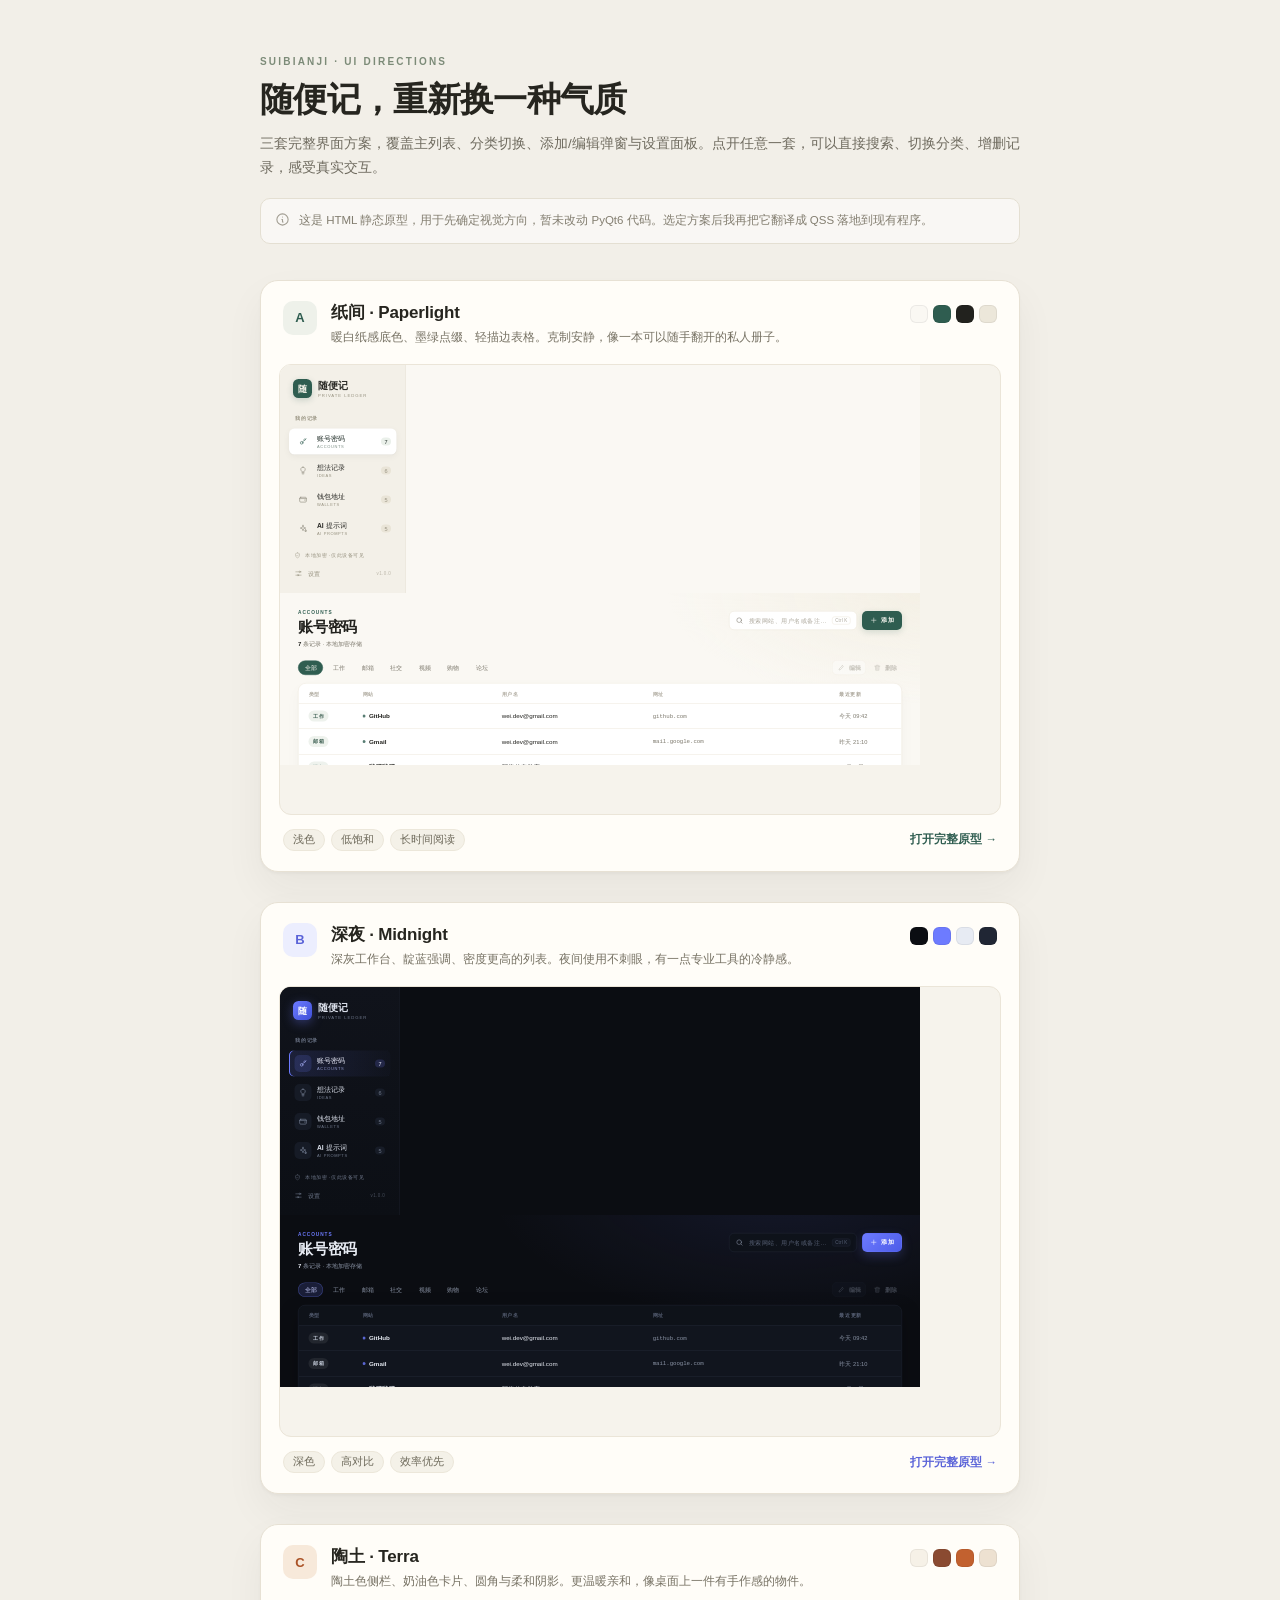
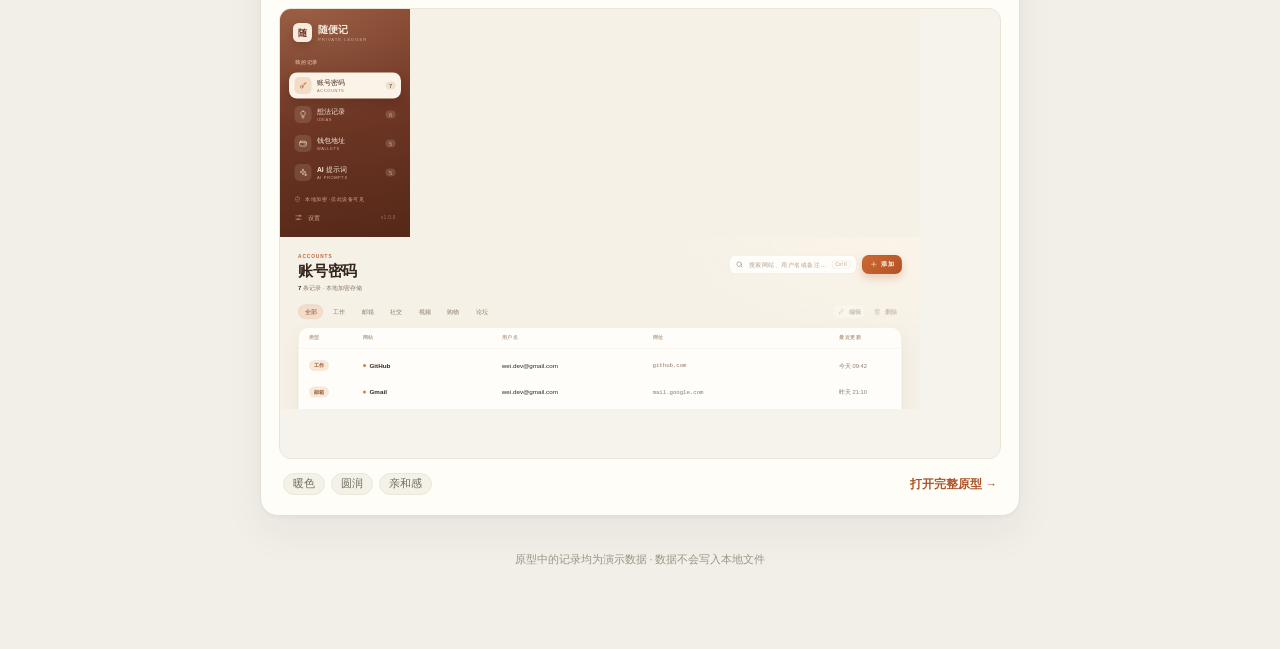
<file: mockups/index.html>
<!DOCTYPE html>
<html lang="zh-CN">
<head>
<meta charset="UTF-8">
<meta name="viewport" content="width=device-width, initial-scale=1">
<title>随便记 · UI 重设计方案预览</title>
<style>
  * { box-sizing: border-box; }
  body {
    margin: 0; padding: 56px 24px 80px;
    background: #f2efe8;
    color: #26251f;
    font-family: "Segoe UI", "Microsoft YaHei UI", "PingFang SC", sans-serif;
    -webkit-font-smoothing: antialiased;
  }
  .wrap { max-width: 760px; margin: 0 auto; }
  .kicker { font-size: 10px; letter-spacing: .22em; font-weight: 700; color: #7c8b78; margin-bottom: 12px; }
  h1 { font-size: 34px; line-height: 1.2; margin: 0 0 12px; font-weight: 720; letter-spacing: -.02em; }
  .lead { font-size: 13.5px; line-height: 1.8; color: #6f6b5f; margin: 0 0 12px; }
  .note {
    display: flex; gap: 9px; align-items: flex-start;
    font-size: 11.5px; line-height: 1.7; color: #837e70;
    padding: 12px 14px; border: 1px solid #e4dfd2; border-radius: 10px;
    background: rgba(255, 255, 255, .55); margin-top: 18px;
  }
  .note svg { width: 15px; height: 15px; flex: 0 0 auto; margin-top: 1px; opacity: .75; }
  .list { display: flex; flex-direction: column; gap: 30px; margin-top: 36px; }
  .card {
    background: #fffdf8; border: 1px solid #e7e1d4; border-radius: 18px;
    padding: 18px; box-shadow: 0 2px 3px rgba(40, 38, 30, .03), 0 18px 40px rgba(40, 38, 30, .05);
  }
  .card-head { display: flex; align-items: flex-start; gap: 14px; padding: 2px 4px 16px; }
  .index {
    width: 34px; height: 34px; border-radius: 10px; flex: 0 0 auto;
    display: grid; place-items: center; font-size: 13px; font-weight: 700;
    background: #eef1ea; color: #2f5d50;
  }
  .card:nth-child(2) .index { background: #eceefe; color: #5a63d8; }
  .card:nth-child(3) .index { background: #f7e9da; color: #aa5226; }
  .card-title { font-size: 17px; font-weight: 700; margin: 0 0 4px; letter-spacing: -.01em; }
  .card-desc { font-size: 12px; color: #777264; line-height: 1.65; margin: 0; }
  .swatches { display: flex; gap: 5px; margin-left: auto; padding-top: 4px; flex: 0 0 auto; }
  .swatch { width: 18px; height: 18px; border-radius: 6px; border: 1px solid rgba(0, 0, 0, .06); }
  .preview {
    position: relative; width: 100%; aspect-ratio: 16 / 10; overflow: hidden;
    border-radius: 12px; border: 1px solid #ebe5d8; background: #f6f3ec;
  }
  .preview iframe {
    width: 1280px; height: 800px; border: 0; display: block;
    transform: scale(.5); transform-origin: top left; pointer-events: none;
  }
  .preview a { position: absolute; inset: 0; display: block; }
  .preview a::after {
    content: "打开完整原型 →"; position: absolute; right: 12px; bottom: 12px;
    font-size: 10.5px; font-weight: 600; color: #fff; background: rgba(30, 29, 24, .72);
    padding: 6px 10px; border-radius: 999px; opacity: 0; transition: opacity .18s;
  }
  .preview a:hover::after { opacity: 1; }
  .card-foot { display: flex; align-items: center; gap: 10px; padding: 14px 4px 2px; }
  .tags { display: flex; gap: 6px; flex-wrap: wrap; }
  .tag {
    font-size: 10.5px; padding: 3px 9px; border-radius: 999px;
    background: #f4f1e8; color: #6f6b5c; border: 1px solid #ece7da;
  }
  .open { margin-left: auto; font-size: 11.5px; color: #2f5d50; font-weight: 600; text-decoration: none; white-space: nowrap; }
  .card:nth-child(2) .open { color: #5a63d8; }
  .card:nth-child(3) .open { color: #aa5226; }
  .open:hover { text-decoration: underline; }
  .foot { margin-top: 34px; font-size: 10.5px; color: #9a9484; text-align: center; line-height: 1.8; }
</style>
</head>
<body>
  <div class="wrap">
    <div class="kicker">SUIBIANJI · UI DIRECTIONS</div>
    <h1>随便记，重新换一种气质</h1>
    <p class="lead">三套完整界面方案，覆盖主列表、分类切换、添加/编辑弹窗与设置面板。点开任意一套，可以直接搜索、切换分类、增删记录，感受真实交互。</p>
    <div class="note">
      <svg viewBox="0 0 24 24" fill="none" stroke="currentColor" stroke-width="1.7" stroke-linecap="round" stroke-linejoin="round"><circle cx="12" cy="12" r="9"/><path d="M12 8h.01"/><path d="M11 12h1v4h1"/></svg>
      <span>这是 HTML 静态原型，用于先确定视觉方向，暂未改动 PyQt6 代码。选定方案后我再把它翻译成 QSS 落地到现有程序。</span>
    </div>

    <div class="list">
      <section class="card">
        <div class="card-head">
          <div class="index">A</div>
          <div>
            <h3 class="card-title">纸间 · Paperlight</h3>
            <p class="card-desc">暖白纸感底色、墨绿点缀、轻描边表格。克制安静，像一本可以随手翻开的私人册子。</p>
          </div>
          <div class="swatches">
            <span class="swatch" style="background:#faf8f3"></span>
            <span class="swatch" style="background:#2f5d50"></span>
            <span class="swatch" style="background:#22221e"></span>
            <span class="swatch" style="background:#ece7da"></span>
          </div>
        </div>
        <div class="preview">
          <iframe src="theme-a.html" title="方案 A 纸间"></iframe>
          <a href="theme-a.html" aria-label="打开方案 A"></a>
        </div>
        <div class="card-foot">
          <div class="tags"><span class="tag">浅色</span><span class="tag">低饱和</span><span class="tag">长时间阅读</span></div>
          <a class="open" href="theme-a.html">打开完整原型 →</a>
        </div>
      </section>

      <section class="card">
        <div class="card-head">
          <div class="index">B</div>
          <div>
            <h3 class="card-title">深夜 · Midnight</h3>
            <p class="card-desc">深灰工作台、靛蓝强调、密度更高的列表。夜间使用不刺眼，有一点专业工具的冷静感。</p>
          </div>
          <div class="swatches">
            <span class="swatch" style="background:#0b0d12"></span>
            <span class="swatch" style="background:#6d7bff"></span>
            <span class="swatch" style="background:#e7ebf3"></span>
            <span class="swatch" style="background:#202634"></span>
          </div>
        </div>
        <div class="preview">
          <iframe src="theme-b.html" title="方案 B 深夜"></iframe>
          <a href="theme-b.html" aria-label="打开方案 B"></a>
        </div>
        <div class="card-foot">
          <div class="tags"><span class="tag">深色</span><span class="tag">高对比</span><span class="tag">效率优先</span></div>
          <a class="open" href="theme-b.html">打开完整原型 →</a>
        </div>
      </section>

      <section class="card">
        <div class="card-head">
          <div class="index">C</div>
          <div>
            <h3 class="card-title">陶土 · Terra</h3>
            <p class="card-desc">陶土色侧栏、奶油色卡片、圆角与柔和阴影。更温暖亲和，像桌面上一件有手作感的物件。</p>
          </div>
          <div class="swatches">
            <span class="swatch" style="background:#f6f1e7"></span>
            <span class="swatch" style="background:#8a4a31"></span>
            <span class="swatch" style="background:#c2612f"></span>
            <span class="swatch" style="background:#ede1d1"></span>
          </div>
        </div>
        <div class="preview">
          <iframe src="theme-c.html" title="方案 C 陶土"></iframe>
          <a href="theme-c.html" aria-label="打开方案 C"></a>
        </div>
        <div class="card-foot">
          <div class="tags"><span class="tag">暖色</span><span class="tag">圆润</span><span class="tag">亲和感</span></div>
          <a class="open" href="theme-c.html">打开完整原型 →</a>
        </div>
      </section>
    </div>

    <div class="foot">原型中的记录均为演示数据 · 数据不会写入本地文件</div>
  </div>
</body>
</html>
</file>
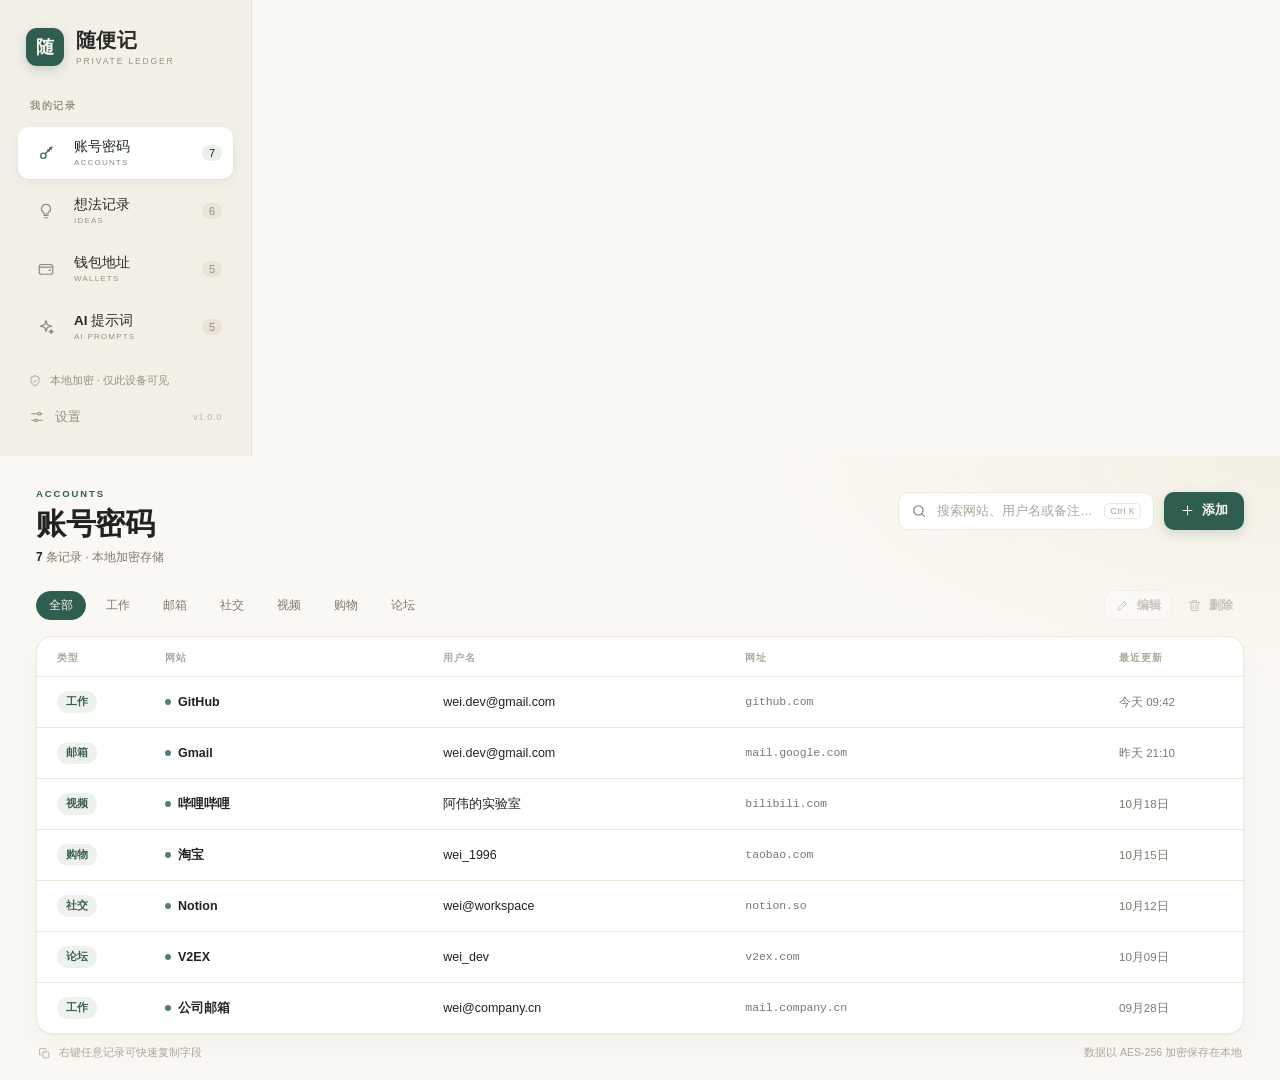
<file: mockups/theme-a.html>
<!DOCTYPE html>
<html lang="zh-CN">
<head>
<meta charset="UTF-8">
<meta name="viewport" content="width=device-width, initial-scale=1">
<title>随便记 · 方案 A「纸间」</title>
<link rel="stylesheet" href="mock.css">
</head>
<body data-theme="a">
  <div id="app"></div>
  <div id="toast" class="toast"></div>
  <div id="modal-root"></div>
  <script src="mock.js"></script>
</body>
</html>
</file>
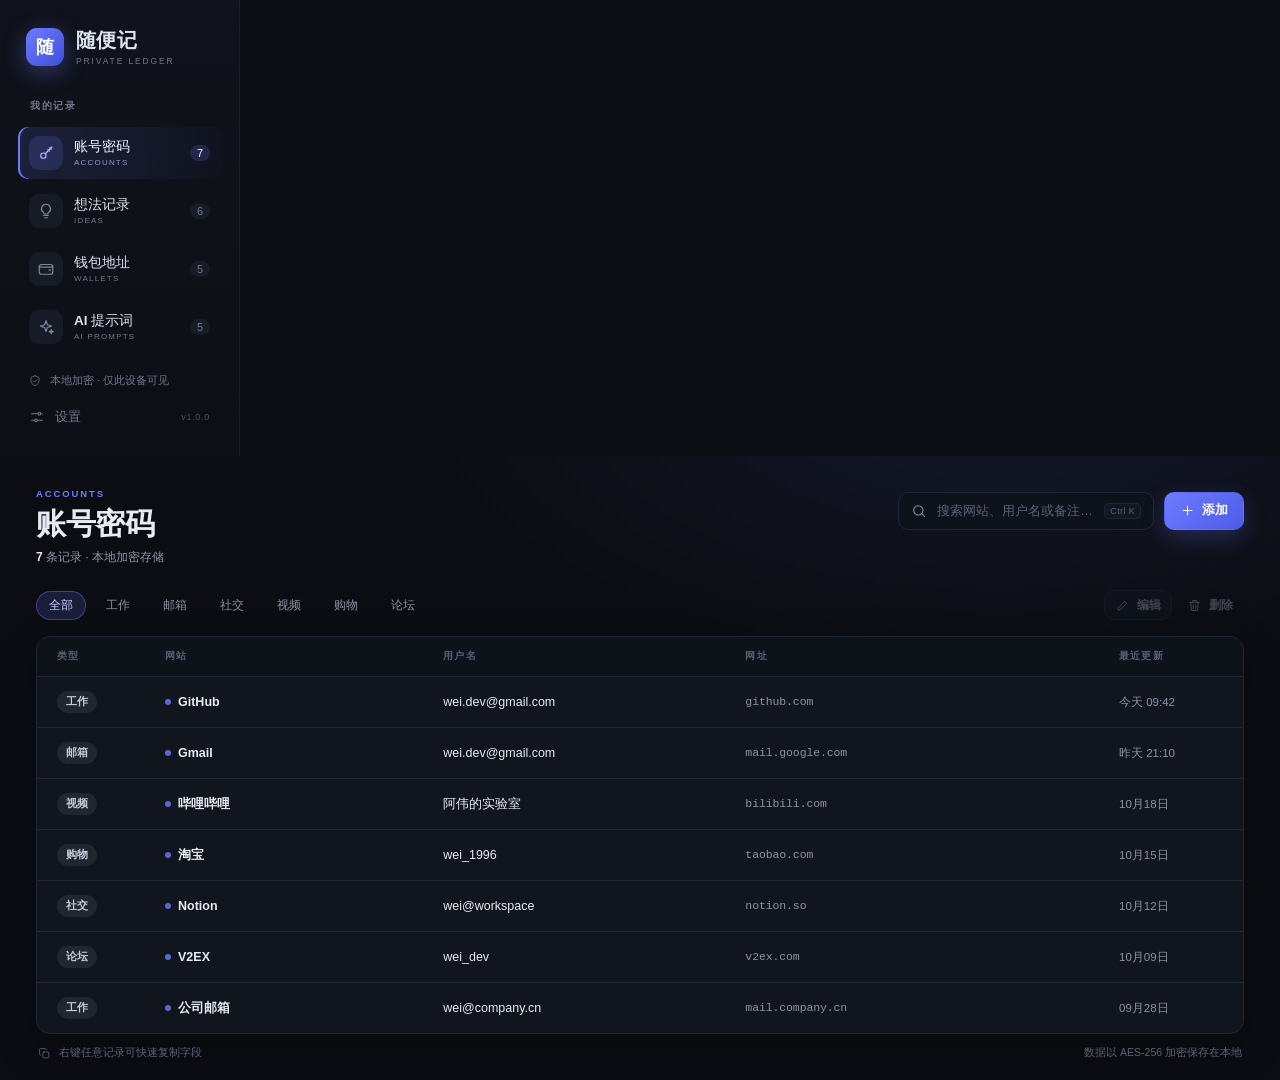
<file: mockups/theme-b.html>
<!DOCTYPE html>
<html lang="zh-CN">
<head>
<meta charset="UTF-8">
<meta name="viewport" content="width=device-width, initial-scale=1">
<title>随便记 · 方案 B「深夜」</title>
<link rel="stylesheet" href="mock.css">
</head>
<body data-theme="b">
  <div id="app"></div>
  <div id="toast" class="toast"></div>
  <div id="modal-root"></div>
  <script src="mock.js"></script>
</body>
</html>
</file>
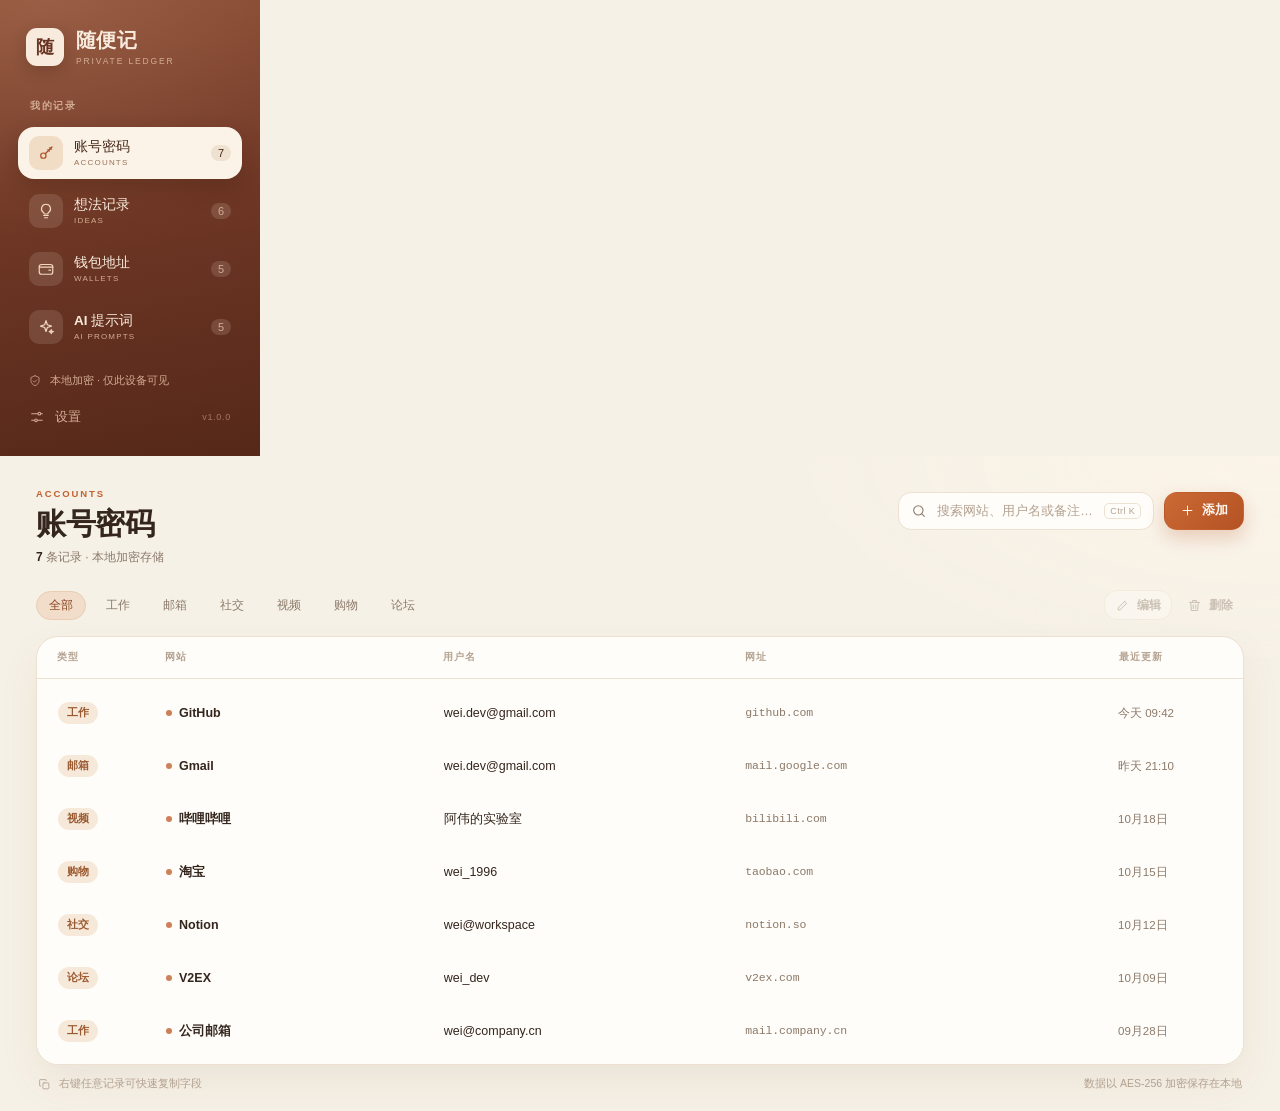
<file: mockups/theme-c.html>
<!DOCTYPE html>
<html lang="zh-CN">
<head>
<meta charset="UTF-8">
<meta name="viewport" content="width=device-width, initial-scale=1">
<title>随便记 · 方案 C「陶土」</title>
<link rel="stylesheet" href="mock.css">
</head>
<body data-theme="c">
  <div id="app"></div>
  <div id="toast" class="toast"></div>
  <div id="modal-root"></div>
  <script src="mock.js"></script>
</body>
</html>
</file>
<file: mockups/mock.css>
/* 随便记 UI 原型 · 共享样式与三套主题 */

* { box-sizing: border-box; }
html, body { height: 100%; }
body {
  margin: 0;
  font-family: var(--font);
  background: var(--bg);
  color: var(--text);
  -webkit-font-smoothing: antialiased;
  overflow: hidden;
}
button { font-family: inherit; cursor: pointer; border: none; background: none; color: inherit; }
input, textarea, select { font-family: inherit; font-size: inherit; color: inherit; outline: none; }
svg { display: block; }

/* ---------- 主题变量 ---------- */
body[data-theme="a"] {
  --font: "Segoe UI", "Microsoft YaHei UI", "PingFang SC", sans-serif;
  --mono: "Cascadia Code", "Consolas", monospace;
  --sidebar-w: 252px;
  --bg: #faf8f3;
  --sidebar-bg: #f3f0e8;
  --sidebar-line: #e7e2d6;
  --sidebar-text: #2a2a26;
  --sidebar-muted: #96917f;
  --brand-mark-bg: #2f5d50;
  --brand-mark-fg: #f8f5ec;
  --brand-mark-shadow: 0 4px 12px rgba(47, 93, 80, .22);
  --nav-hover: #ede9de;
  --nav-active-bg: #ffffff;
  --nav-active-text: #1e2b25;
  --nav-active-muted: #7c8d84;
  --nav-active-shadow: 0 1px 2px rgba(35, 40, 30, .06), 0 4px 14px rgba(35, 40, 30, .05);
  --nav-radius: 11px;
  --nav-icon-bg: transparent;
  --nav-icon-fg: #8e8a7d;
  --nav-icon-active-bg: transparent;
  --nav-icon-active-fg: #2f5d50;
  --count-bg: #e9e4d7;
  --count-active-bg: #eaf0ea;
  --panel: #ffffff;
  --panel-2: #f7f4ec;
  --text: #22221e;
  --muted: #7c786c;
  --faint: #aba69a;
  --line: #ece7da;
  --accent: #2f5d50;
  --accent-hover: #254a40;
  --accent-text: #fbf9f3;
  --accent-soft: #e7efe9;
  --danger: #b05a45;
  --danger-soft: #f7e9e5;
  --tag-bg: #f1eee5;
  --tag-fg: #6e6a5e;
  --badge-bg: #eef2ed;
  --badge-fg: #3d5f52;
  --table-head-bg: transparent;
  --row-hover: #fbf9f4;
  --row-selected: #f3f6f1;
  --input-bg: #ffffff;
  --input-radius: 10px;
  --card-radius: 16px;
  --shadow-card: 0 1px 2px rgba(40, 38, 30, .04), 0 12px 30px rgba(40, 38, 30, .03);
  --ghost-bg: #ffffff;
  --ghost-hover: #f5f2e9;
  --ghost-border-hover: #d9d3c4;
  --chip-hover: #efece1;
  --chip-active-bg: #2f5d50;
  --chip-active-fg: #fbf9f3;
  --chip-active-border: #2f5d50;
  --btn-primary-shadow: 0 4px 12px rgba(47, 93, 80, .18);
  --switch-bg: #dcd6c7;
  --overlay: rgba(30, 28, 22, .28);
  --modal-radius: 18px;
  --modal-shadow: 0 24px 70px rgba(30, 28, 22, .18);
  --modal-foot-bg: #fbf9f4;
  --focus-ring: 0 0 0 3px rgba(47, 93, 80, .10);
  --toast-bg: #22221e;
  --toast-fg: #f8f5ec;
  --toast-shadow: 0 10px 30px rgba(0, 0, 0, .2);
  --table-body-pad: 0;
}

body[data-theme="b"] {
  --font: "Segoe UI", "Microsoft YaHei UI", "PingFang SC", sans-serif;
  --mono: "Cascadia Code", "Consolas", monospace;
  --sidebar-w: 240px;
  --bg: #0b0d12;
  --sidebar-bg: #0e1118;
  --sidebar-line: #1a1f2a;
  --sidebar-text: #dde2ed;
  --sidebar-muted: #6f788b;
  --brand-mark-bg: linear-gradient(135deg, #6d7bff, #3e4fd8);
  --brand-mark-fg: #ffffff;
  --brand-mark-shadow: 0 6px 22px rgba(109, 123, 255, .35);
  --nav-hover: #151a24;
  --nav-active-bg: linear-gradient(90deg, rgba(109, 123, 255, .14), rgba(109, 123, 255, .02));
  --nav-active-text: #eef0ff;
  --nav-active-muted: #8e97c9;
  --nav-active-shadow: inset 2px 0 0 #6d7bff;
  --nav-radius: 10px;
  --nav-icon-bg: #161b26;
  --nav-icon-fg: #7d879c;
  --nav-icon-active-bg: rgba(109, 123, 255, .16);
  --nav-icon-active-fg: #aeb6ff;
  --count-bg: #171c27;
  --count-active-bg: rgba(109, 123, 255, .18);
  --panel: #11151e;
  --panel-2: #161b26;
  --text: #e7ebf3;
  --muted: #8b94a6;
  --faint: #596277;
  --line: #202634;
  --accent: #6d7bff;
  --accent-hover: #7d89ff;
  --accent-text: #ffffff;
  --accent-soft: rgba(109, 123, 255, .13);
  --danger: #ff7086;
  --danger-soft: rgba(255, 112, 134, .10);
  --tag-bg: rgba(109, 123, 255, .12);
  --tag-fg: #afb7ff;
  --badge-bg: rgba(255, 255, 255, .07);
  --badge-fg: #c4cbd9;
  --table-head-bg: #0e1219;
  --row-hover: #151a24;
  --row-selected: rgba(109, 123, 255, .08);
  --input-bg: #0e121a;
  --input-radius: 10px;
  --card-radius: 14px;
  --shadow-card: 0 16px 40px rgba(0, 0, 0, .28);
  --ghost-bg: #121722;
  --ghost-hover: #181e2a;
  --ghost-border-hover: #303849;
  --chip-hover: #161b25;
  --chip-active-bg: rgba(109, 123, 255, .16);
  --chip-active-fg: #c9cfff;
  --chip-active-border: rgba(109, 123, 255, .4);
  --btn-primary-shadow: 0 8px 22px rgba(109, 123, 255, .24);
  --switch-bg: #2a3040;
  --overlay: rgba(3, 5, 9, .6);
  --modal-radius: 16px;
  --modal-shadow: 0 30px 80px rgba(0, 0, 0, .5);
  --modal-foot-bg: #0d1119;
  --focus-ring: 0 0 0 3px rgba(109, 123, 255, .15);
  --toast-bg: #1a2030;
  --toast-fg: #e7ebf3;
  --toast-shadow: 0 12px 30px rgba(0, 0, 0, .4);
  --table-body-pad: 0;
}

body[data-theme="c"] {
  --font: "Segoe UI", "Microsoft YaHei UI", "PingFang SC", sans-serif;
  --mono: "Cascadia Code", "Consolas", monospace;
  --sidebar-w: 260px;
  --bg: #f6f1e7;
  --sidebar-bg: linear-gradient(170deg, #8a4a31 0%, #6a3423 55%, #552818 100%);
  --sidebar-line: transparent;
  --sidebar-text: #f8ebdd;
  --sidebar-muted: #d3ac94;
  --brand-mark-bg: #f8ebdd;
  --brand-mark-fg: #6a3423;
  --brand-mark-shadow: 0 6px 16px rgba(40, 15, 5, .20);
  --nav-hover: rgba(255, 240, 225, .08);
  --nav-active-bg: #fbf3e7;
  --nav-active-text: #4a2c1c;
  --nav-active-muted: #9a7057;
  --nav-active-shadow: 0 10px 22px rgba(45, 16, 5, .22);
  --nav-radius: 16px;
  --nav-icon-bg: rgba(255, 244, 230, .12);
  --nav-icon-fg: #f3d7be;
  --nav-icon-active-bg: #f1dcc6;
  --nav-icon-active-fg: #a94e22;
  --count-bg: rgba(255, 244, 230, .14);
  --count-active-bg: #efe1cf;
  --panel: #fffdf9;
  --panel-2: #fbf6ee;
  --text: #34251d;
  --muted: #8b7969;
  --faint: #b3a190;
  --line: #ede1d1;
  --accent: #c2612f;
  --accent-hover: #aa5226;
  --accent-text: #fff9f2;
  --accent-soft: #f8e7d8;
  --danger: #b44b39;
  --danger-soft: #f8e5df;
  --tag-bg: #f5eadd;
  --tag-fg: #8a6448;
  --badge-bg: #f6e9da;
  --badge-fg: #9a5a31;
  --table-head-bg: transparent;
  --row-hover: #fbf5ec;
  --row-selected: #fdf1e5;
  --input-bg: #fffdf9;
  --input-radius: 13px;
  --card-radius: 22px;
  --shadow-card: 0 18px 40px rgba(96, 53, 30, .07);
  --ghost-bg: #fffdf9;
  --ghost-hover: #f7efe3;
  --ghost-border-hover: #dcc9b4;
  --chip-hover: #efe5d6;
  --chip-active-bg: #f1ddc9;
  --chip-active-fg: #8c4620;
  --chip-active-border: #e8cdb2;
  --btn-primary-shadow: 0 8px 18px rgba(180, 82, 36, .24);
  --switch-bg: #e2d3c1;
  --overlay: rgba(56, 30, 17, .32);
  --modal-radius: 24px;
  --modal-shadow: 0 30px 80px rgba(70, 35, 18, .22);
  --modal-foot-bg: #fbf5ec;
  --focus-ring: 0 0 0 3px rgba(194, 97, 47, .14);
  --toast-bg: #4a2c1c;
  --toast-fg: #fbf0e3;
  --toast-shadow: 0 12px 30px rgba(70, 35, 18, .28);
  --table-body-pad: 8px 10px 6px;
}

/* ---------- 布局骨架 ---------- */
.app { display: flex; height: 100%; min-height: 640px; background: var(--bg); }

.sidebar {
  width: var(--sidebar-w);
  flex: 0 0 var(--sidebar-w);
  display: flex;
  flex-direction: column;
  background: var(--sidebar-bg);
  border-right: 1px solid var(--sidebar-line);
  padding: 26px 18px 20px;
  position: relative;
  overflow: hidden;
}
.sidebar > * { position: relative; z-index: 1; }

.brand { display: flex; align-items: center; gap: 12px; padding: 2px 8px 0; }
.brand-mark {
  width: 38px; height: 38px; border-radius: 11px;
  background: var(--brand-mark-bg); color: var(--brand-mark-fg);
  display: grid; place-items: center; font-size: 18px; font-weight: 700;
  box-shadow: var(--brand-mark-shadow); flex: 0 0 auto;
}
.brand-name { font-size: 20px; font-weight: 700; letter-spacing: .02em; line-height: 1.15; color: var(--sidebar-text); }
.brand-sub { font-size: 8.5px; letter-spacing: .22em; color: var(--sidebar-muted); margin-top: 4px; text-transform: uppercase; }

.nav { margin-top: 34px; display: flex; flex-direction: column; gap: 6px; }
.nav-label { font-size: 9.5px; letter-spacing: .16em; color: var(--sidebar-muted); padding: 0 12px; margin-bottom: 8px; font-weight: 600; }
.nav-item {
  display: flex; align-items: center; gap: 11px; padding: 9px 11px;
  border-radius: var(--nav-radius); color: var(--sidebar-text); text-align: left;
  transition: background .16s ease, color .16s ease, box-shadow .16s ease;
  position: relative;
}
.nav-item:hover { background: var(--nav-hover); }
.nav-item.active { background: var(--nav-active-bg); color: var(--nav-active-text); box-shadow: var(--nav-active-shadow); }
.nav-icon {
  width: 34px; height: 34px; border-radius: 10px; display: grid; place-items: center;
  background: var(--nav-icon-bg); color: var(--nav-icon-fg); flex: 0 0 auto;
}
.nav-item.active .nav-icon { background: var(--nav-icon-active-bg); color: var(--nav-icon-active-fg); }
.nav-icon svg { width: 18px; height: 18px; }
.nav-text { font-size: 13.5px; font-weight: 550; line-height: 1.3; }
.nav-en { display: block; font-size: 8px; letter-spacing: .15em; color: var(--sidebar-muted); margin-top: 3px; font-weight: 500; }
.nav-item.active .nav-en { color: var(--nav-active-muted); }
.nav-count {
  margin-left: auto; font-size: 11px; font-variant-numeric: tabular-nums;
  color: var(--sidebar-muted); padding: 2px 7px; border-radius: 20px; background: var(--count-bg);
}
.nav-item.active .nav-count { color: var(--nav-active-text); background: var(--count-active-bg); }

.side-foot { margin-top: auto; display: flex; flex-direction: column; gap: 10px; padding-top: 20px; }
.secure-note { display: flex; align-items: center; gap: 8px; font-size: 10.5px; color: var(--sidebar-muted); padding: 0 10px; line-height: 1.5; }
.secure-note svg { width: 14px; height: 14px; flex: 0 0 auto; opacity: .8; }
.side-settings {
  display: flex; align-items: center; gap: 10px; padding: 10px 11px;
  border-radius: var(--nav-radius); font-size: 12.5px; color: var(--sidebar-muted); text-align: left;
}
.side-settings:hover { background: var(--nav-hover); color: var(--sidebar-text); }
.side-settings svg { width: 16px; height: 16px; flex: 0 0 auto; }
.side-version { margin-left: auto; font-size: 9px; opacity: .6; letter-spacing: .08em; }

.main {
  flex: 1; min-width: 0; display: flex; flex-direction: column;
  padding: 32px 36px 20px; background: var(--bg); position: relative;
}
.topbar { display: flex; align-items: flex-start; justify-content: space-between; gap: 24px; }
.page-title { min-width: 0; }
.eyebrow { font-size: 9.5px; letter-spacing: .2em; font-weight: 700; color: var(--accent); text-transform: uppercase; margin-bottom: 8px; }
h1 { font-size: 30px; font-weight: 680; letter-spacing: -.015em; margin: 0; line-height: 1.15; }
.subtitle { font-size: 12px; color: var(--muted); margin: 8px 0 0; }
.subtitle b { color: var(--text); font-weight: 650; font-variant-numeric: tabular-nums; }

.top-actions { display: flex; align-items: center; gap: 10px; padding-top: 4px; flex: 0 0 auto; }
.search {
  display: flex; align-items: center; gap: 8px; height: 38px; padding: 0 12px;
  border-radius: var(--input-radius); background: var(--input-bg);
  border: 1px solid var(--line); min-width: 248px; transition: border-color .16s, box-shadow .16s;
}
.search:focus-within { border-color: var(--accent); box-shadow: var(--focus-ring); }
.search svg { width: 16px; height: 16px; color: var(--muted); flex: 0 0 auto; }
.search input { border: none; background: transparent; width: 100%; font-size: 12.5px; }
.search input::placeholder { color: var(--faint); }
.search kbd {
  font-family: inherit; font-size: 9px; color: var(--faint);
  border: 1px solid var(--line); border-radius: 5px; padding: 2px 5px;
  letter-spacing: .04em; white-space: nowrap;
}

.btn {
  display: inline-flex; align-items: center; justify-content: center; gap: 7px;
  height: 38px; padding: 0 15px; border-radius: var(--input-radius);
  font-size: 12.5px; font-weight: 600; white-space: nowrap;
  border: 1px solid transparent;
  transition: background .16s, border-color .16s, color .16s, transform .12s;
}
.btn svg { width: 15px; height: 15px; }
.btn:active { transform: translateY(1px); }
.btn-primary { background: var(--accent); color: var(--accent-text); box-shadow: var(--btn-primary-shadow); }
.btn-primary:hover { background: var(--accent-hover); }
.btn-ghost { background: var(--ghost-bg); border-color: var(--line); color: var(--muted); }
.btn-ghost:hover { color: var(--text); border-color: var(--ghost-border-hover); background: var(--ghost-hover); }
.btn-ghost:disabled { opacity: .4; cursor: default; }
.btn-danger-ghost { background: transparent; border-color: transparent; color: var(--muted); }
.btn-danger-ghost:hover { color: var(--danger); background: var(--danger-soft); }
.btn-danger-ghost:disabled { opacity: .4; cursor: default; }

.toolbar { display: flex; align-items: center; justify-content: space-between; gap: 16px; margin-top: 24px; }
.chips { display: flex; gap: 7px; flex-wrap: wrap; }
.chip {
  height: 29px; padding: 0 12px; border-radius: 999px; font-size: 11.5px; font-weight: 550;
  color: var(--muted); border: 1px solid transparent; transition: background .15s, color .15s, border-color .15s;
}
.chip:hover { color: var(--text); background: var(--chip-hover); }
.chip.active { background: var(--chip-active-bg); color: var(--chip-active-fg); border-color: var(--chip-active-border); }
.row-actions { display: flex; gap: 4px; align-items: center; flex: 0 0 auto; }
.row-actions .btn { height: 30px; padding: 0 10px; font-size: 11.5px; }

.table-card {
  margin-top: 16px; flex: 1; min-height: 0; display: flex; flex-direction: column;
  background: var(--panel); border: 1px solid var(--line);
  border-radius: var(--card-radius); box-shadow: var(--shadow-card); overflow: hidden;
}
.table-head {
  display: grid; grid-template-columns: var(--cols); gap: 16px; padding: 13px 20px;
  background: var(--table-head-bg); border-bottom: 1px solid var(--line);
  font-size: 9.5px; letter-spacing: .1em; font-weight: 700; color: var(--faint);
  flex: 0 0 auto;
}
.table-body { flex: 1; overflow-y: auto; padding: var(--table-body-pad); }
.row {
  display: grid; grid-template-columns: var(--cols); gap: 16px; align-items: center;
  padding: 14px 20px; border-bottom: 1px solid var(--line); cursor: default;
  position: relative; transition: background .14s;
}
.row:last-child { border-bottom: none; }
.row:hover { background: var(--row-hover); }
.row.selected { background: var(--row-selected); }
.row.selected::before {
  content: ""; position: absolute; left: 0; top: 9px; bottom: 9px; width: 3px;
  border-radius: 0 3px 3px 0; background: var(--accent);
}
.cell {
  font-size: 12.5px; color: var(--text); min-width: 0; overflow: hidden;
  text-overflow: ellipsis; white-space: nowrap; line-height: 1.45;
}
.cell.strong { font-weight: 650; }
.cell.muted { color: var(--muted); font-size: 11.5px; }
.cell.mono { font-family: var(--mono); font-size: 11.5px; letter-spacing: -.01em; color: var(--muted); }
.cell.tags { display: flex; gap: 5px; overflow: hidden; }
.tag {
  font-size: 10.5px; padding: 2px 8px; border-radius: 999px;
  background: var(--tag-bg); color: var(--tag-fg); white-space: nowrap;
}
.badge {
  display: inline-flex; align-items: center; height: 22px; padding: 0 9px;
  border-radius: 999px; background: var(--badge-bg); color: var(--badge-fg);
  font-size: 10.5px; font-weight: 600; width: max-content;
}
.dot { width: 6px; height: 6px; border-radius: 50%; background: var(--accent); display: inline-block; margin-right: 7px; vertical-align: 1px; opacity: .8; }

.empty { display: flex; flex-direction: column; align-items: center; justify-content: center; gap: 9px; padding: 56px 40px; color: var(--muted); }
.empty svg { width: 26px; height: 26px; opacity: .5; }
.empty strong { font-size: 12.5px; color: var(--text); font-weight: 600; }
.empty span { font-size: 11.5px; }

.hint { display: flex; align-items: center; gap: 8px; padding: 12px 2px 0; font-size: 10.5px; color: var(--faint); flex: 0 0 auto; }
.hint svg { width: 13px; height: 13px; }
.hint .spacer { margin-left: auto; }

/* ---------- 滚动条 ---------- */
.table-body::-webkit-scrollbar, .modal-body::-webkit-scrollbar { width: 8px; }
.table-body::-webkit-scrollbar-track, .modal-body::-webkit-scrollbar-track { background: transparent; }
.table-body::-webkit-scrollbar-thumb, .modal-body::-webkit-scrollbar-thumb { background: var(--line); border-radius: 999px; border: 2px solid var(--panel); }

/* ---------- 弹窗 ---------- */
.modal-mask {
  position: fixed; inset: 0; background: var(--overlay); display: flex;
  align-items: center; justify-content: center; padding: 32px; z-index: 50;
  opacity: 0; pointer-events: none; transition: opacity .18s;
}
.modal-mask.open { opacity: 1; pointer-events: auto; }
.modal {
  width: min(580px, 100%); max-height: calc(100vh - 64px); display: flex; flex-direction: column;
  background: var(--panel); border: 1px solid var(--line); border-radius: var(--modal-radius);
  box-shadow: var(--modal-shadow); overflow: hidden;
  transform: translateY(8px); transition: transform .18s;
}
.modal-mask.open .modal { transform: none; }
.modal-head {
  padding: 22px 24px 16px; display: flex; align-items: flex-start; justify-content: space-between;
  border-bottom: 1px solid var(--line); flex: 0 0 auto;
}
.modal-eyebrow { font-size: 9px; letter-spacing: .18em; font-weight: 700; color: var(--accent); margin-bottom: 5px; }
.modal-title { font-size: 19px; font-weight: 680; margin: 0; }
.icon-btn { width: 28px; height: 28px; border-radius: 8px; display: grid; place-items: center; color: var(--muted); flex: 0 0 auto; }
.icon-btn:hover { background: var(--ghost-hover); color: var(--text); }
.icon-btn svg { width: 15px; height: 15px; }
.modal-body { padding: 20px 24px 4px; overflow-y: auto; }
.modal-foot {
  display: flex; justify-content: flex-end; gap: 8px; padding: 16px 24px;
  border-top: 1px solid var(--line); background: var(--modal-foot-bg); flex: 0 0 auto;
}
.modal-foot .btn { height: 36px; padding: 0 18px; }

.form-grid { display: grid; grid-template-columns: 1fr 1fr; gap: 14px; }
.field { display: flex; flex-direction: column; gap: 6px; min-width: 0; }
.field.full { grid-column: 1 / -1; }
.field label { font-size: 11px; font-weight: 600; color: var(--muted); letter-spacing: .02em; }
.control {
  height: 40px; width: 100%; background: var(--input-bg); border: 1px solid var(--line);
  border-radius: var(--input-radius); padding: 0 12px; font-size: 12.5px; color: var(--text);
  transition: border-color .15s, box-shadow .15s; appearance: none;
}
.control::placeholder { color: var(--faint); }
.control:focus { border-color: var(--accent); box-shadow: var(--focus-ring); }
textarea.control { height: auto; min-height: 88px; padding: 10px 12px; resize: none; line-height: 1.6; }
.select-wrap { position: relative; }
.select-wrap .control { padding-right: 32px; cursor: pointer; }
.select-wrap svg { position: absolute; right: 12px; top: 50%; transform: translateY(-50%) rotate(90deg); width: 13px; height: 13px; color: var(--muted); pointer-events: none; }
.input-wrap { position: relative; }
.input-wrap .control { padding-right: 38px; }
.input-wrap .icon-btn { position: absolute; right: 4px; top: 50%; transform: translateY(-50%); }

/* ---------- 设置 ---------- */
.settings-block + .settings-block { margin-top: 20px; }
.settings-block h3 { font-size: 10px; letter-spacing: .12em; text-transform: uppercase; color: var(--faint); margin: 0 0 6px; }
.set-row { display: flex; align-items: center; justify-content: space-between; gap: 16px; padding: 12px 0; border-bottom: 1px solid var(--line); }
.set-row:last-child { border-bottom: none; }
.set-title { font-size: 12.5px; font-weight: 600; }
.set-desc { font-size: 10.5px; color: var(--muted); margin-top: 3px; line-height: 1.5; }
.switch { width: 36px; height: 20px; border-radius: 999px; background: var(--switch-bg); position: relative; transition: background .16s; flex: 0 0 auto; }
.switch::after {
  content: ""; position: absolute; left: 2px; top: 2px; width: 16px; height: 16px;
  border-radius: 50%; background: #fff; box-shadow: 0 1px 2px rgba(0, 0, 0, .2); transition: transform .16s;
}
.switch.on { background: var(--accent); }
.switch.on::after { transform: translateX(16px); }
.type-tags { display: flex; flex-wrap: wrap; gap: 6px; padding-top: 4px; }
.type-tags .tag { padding: 4px 10px; font-size: 11px; }

/* ---------- Toast ---------- */
.toast {
  position: fixed; left: 50%; bottom: 30px; transform: translate(-50%, 10px);
  background: var(--toast-bg); color: var(--toast-fg); font-size: 11.5px;
  padding: 9px 16px; border-radius: 999px; box-shadow: var(--toast-shadow);
  opacity: 0; pointer-events: none; transition: opacity .2s, transform .2s; z-index: 80;
  max-width: 80vw;
}
.toast.show { opacity: 1; transform: translate(-50%, 0); }

/* ---------- 主题专属细节 ---------- */
body[data-theme="a"] .table-card { border-color: #eee9dd; }
body[data-theme="a"] .table-head { padding-top: 15px; padding-bottom: 11px; }
body[data-theme="a"] .main { background: radial-gradient(720px 320px at 100% 0%, #f4f0e5, transparent 70%), #faf8f3; }

body[data-theme="b"] .sidebar { background: linear-gradient(180deg, #10131b 0%, #0c0f15 100%); }
body[data-theme="b"] .main {
  background: radial-gradient(900px 420px at 78% -10%, rgba(109, 123, 255, .10), transparent 65%), #0b0d12;
}
body[data-theme="b"] .btn-primary { background: linear-gradient(135deg, #6d7bff, #4d5ce8); }
body[data-theme="b"] .btn-primary:hover { background: linear-gradient(135deg, #7d89ff, #5a68f0); }
body[data-theme="b"] .table-head { letter-spacing: .13em; }
body[data-theme="b"] .row.selected::before { width: 2px; }
body[data-theme="b"] .modal { background: #10141d; }
body[data-theme="b"] .modal-head { background: #10141d; }
body[data-theme="b"] .modal-foot .btn-ghost { background: #121722; }
body[data-theme="b"] .search kbd { background: #121722; }

body[data-theme="c"] .sidebar { border-right: none; }
body[data-theme="c"] .sidebar::after {
  content: ""; position: absolute; inset: 0;
  background: radial-gradient(500px 320px at 18% 0%, rgba(255, 220, 190, .14), transparent 70%);
  pointer-events: none; z-index: 0;
}
body[data-theme="c"] .main { background: radial-gradient(700px 300px at 100% 0%, #fbf4e8, transparent 70%), #f6f1e7; }
body[data-theme="c"] .table-card { border-color: #ede0d0; }
body[data-theme="c"] .table-body { background: #fffdf9; }
body[data-theme="c"] .row {
  border: 1px solid transparent; border-bottom: none; border-radius: 14px;
  padding: 14px 10px; margin-bottom: 2px;
}
body[data-theme="c"] .row:hover { background: #fbf6ed; border-color: #f0e4d5; }
body[data-theme="c"] .row.selected { background: #fdf1e6; border-color: #efd7c2; }
body[data-theme="c"] .row.selected::before { top: 12px; bottom: 12px; border-radius: 3px; left: 4px; }
body[data-theme="c"] .table-head { padding: 14px 20px; }
body[data-theme="c"] .btn-primary { background: linear-gradient(135deg, #cb6a34, #b45224); }
body[data-theme="c"] .btn-primary:hover { background: linear-gradient(135deg, #ba5c2a, #a3481e); }
body[data-theme="c"] .modal-head { background: #fffcf6; }

@media (max-width: 1080px) {
  .main { padding: 24px 24px 16px; }
  .search { min-width: 200px; }
  .search kbd { display: none; }
}
</file>
